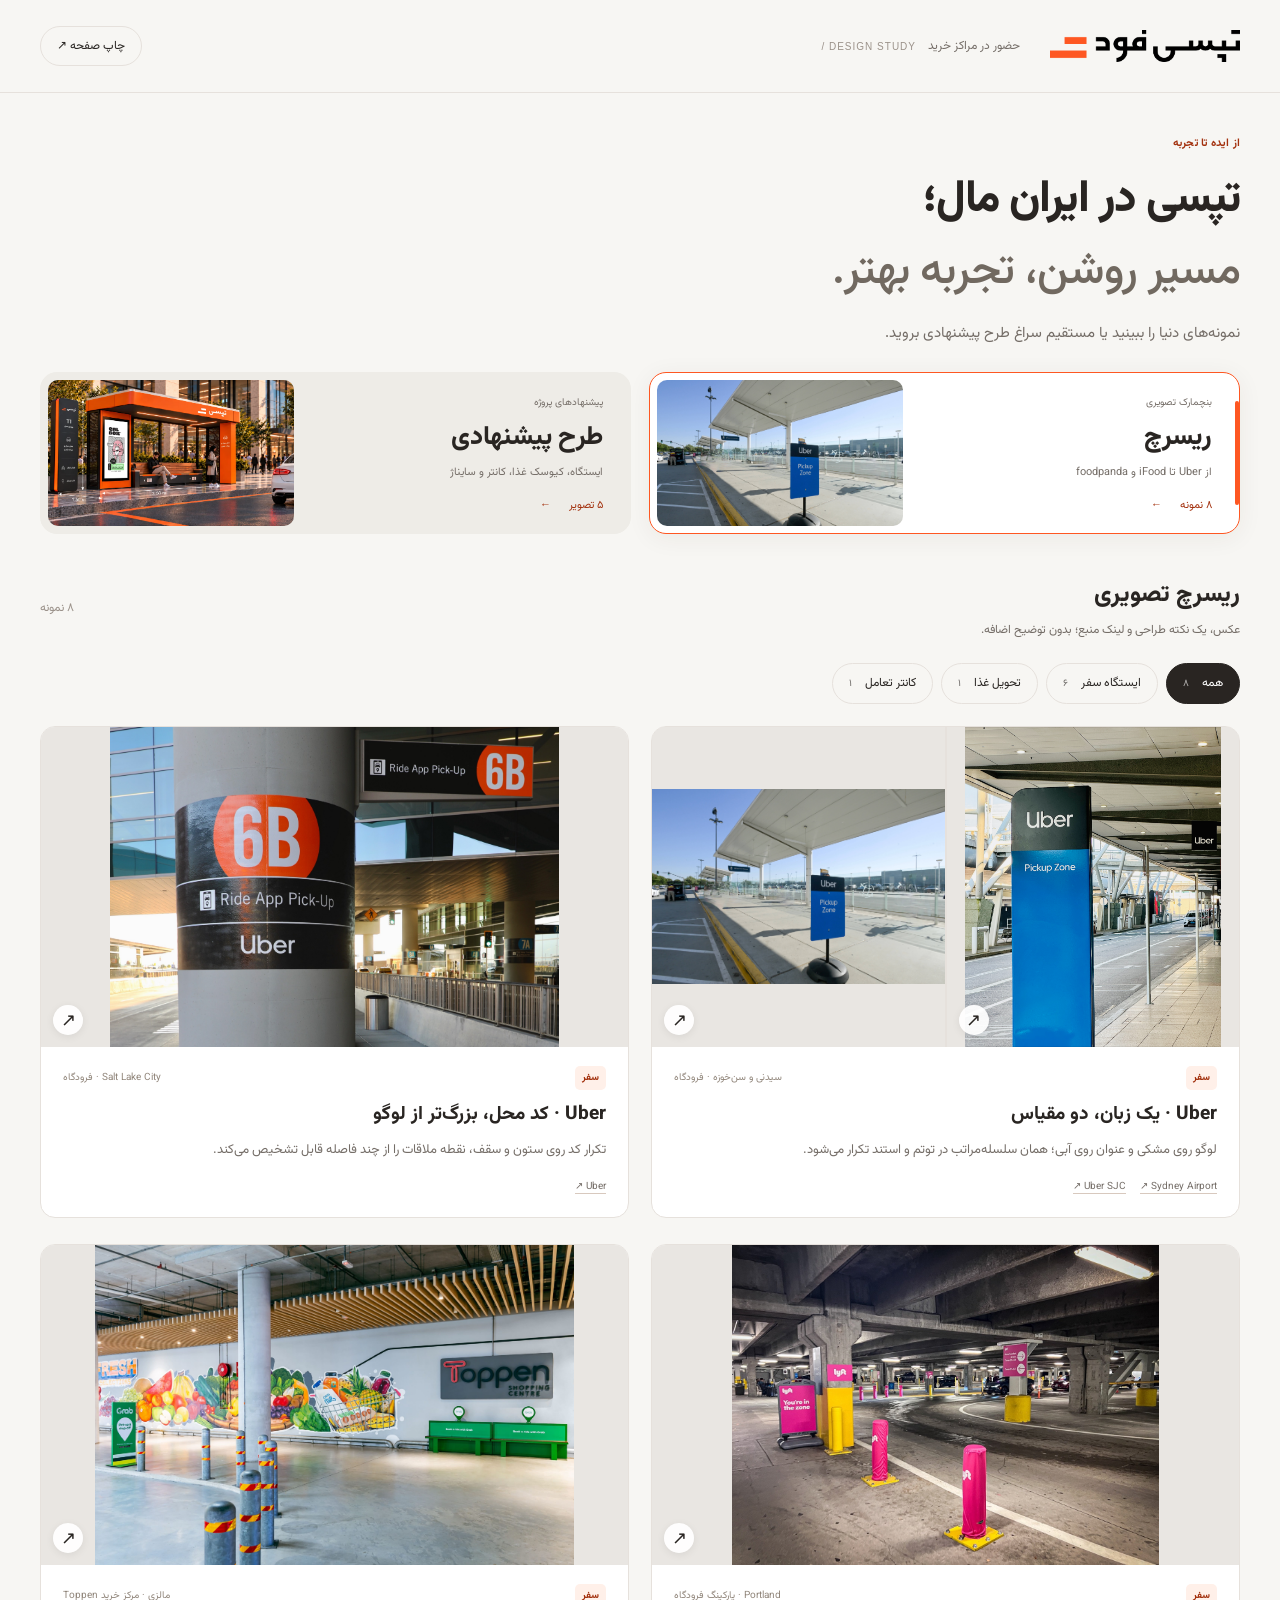
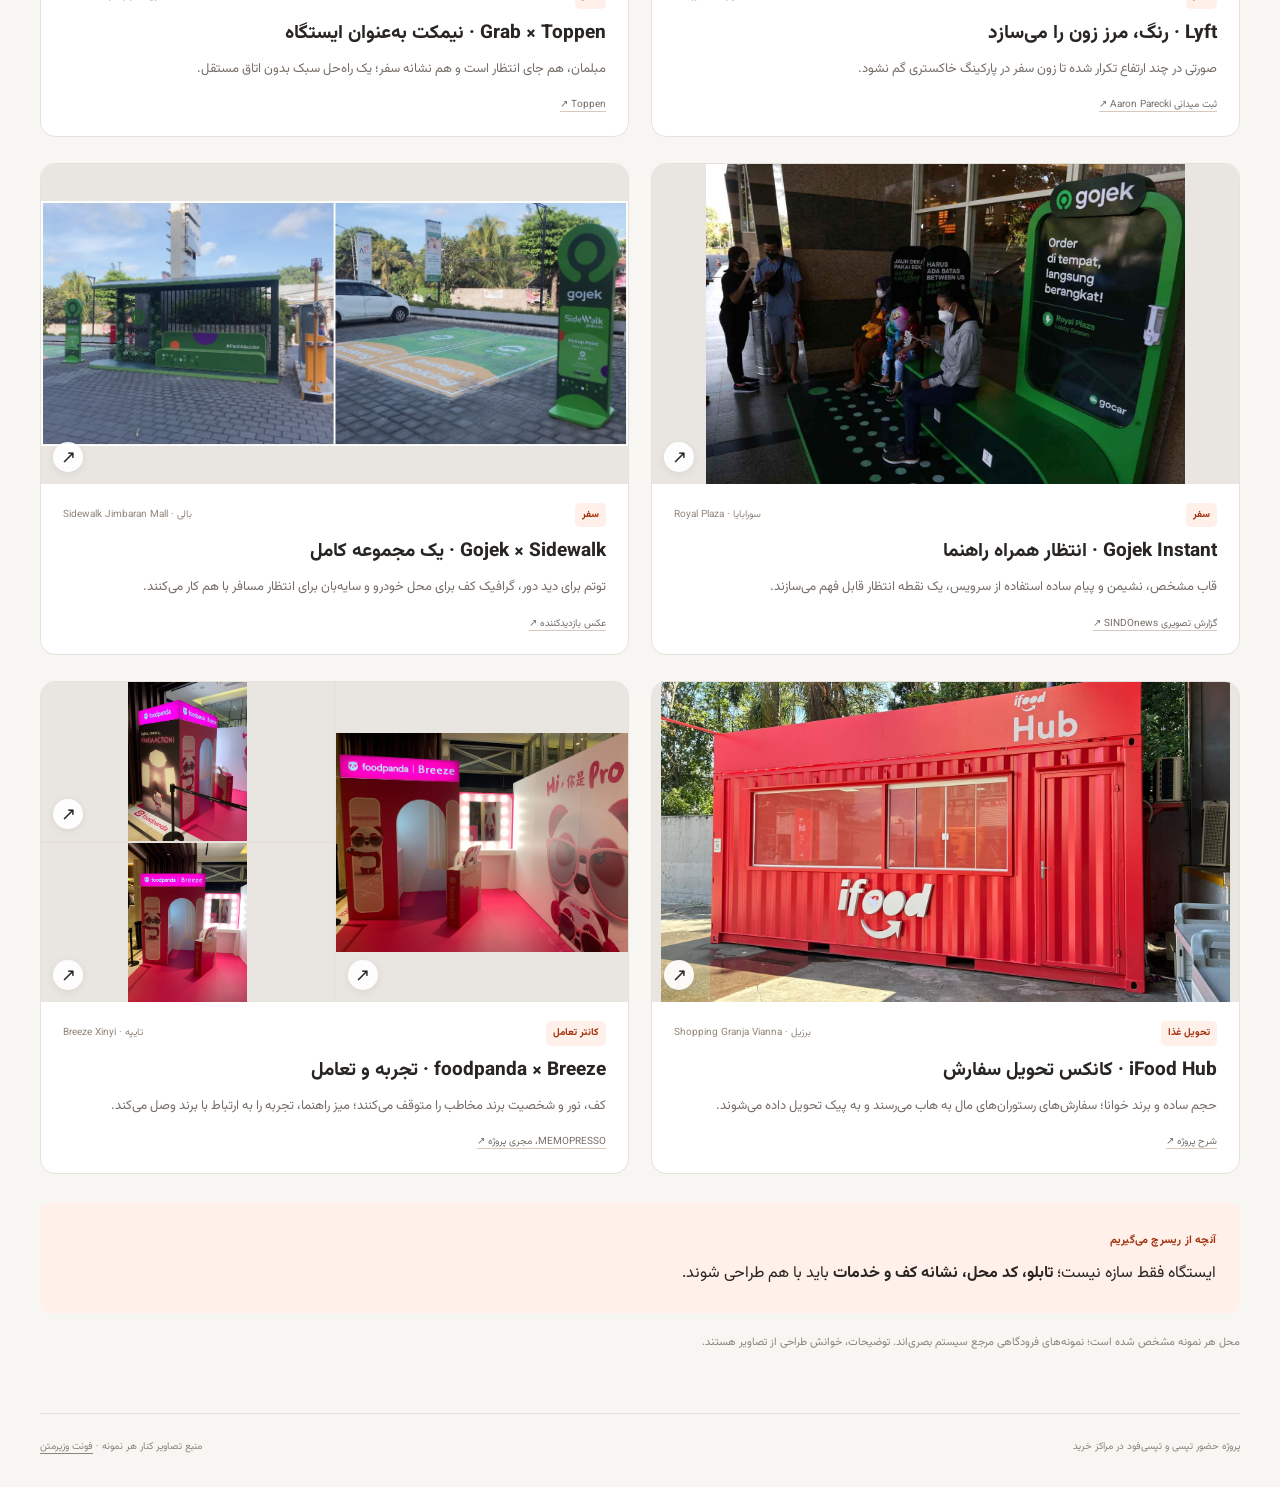
<file: index.html>
<!doctype html>
<html lang="fa" dir="rtl">
  <head>
    <meta charset="utf-8" />
    <meta name="viewport" content="width=device-width, initial-scale=1" />
    <meta name="theme-color" content="#fe5722" />
    <title>تپسی در ایران مال | ریسرچ و طرح‌ها</title>
    <meta
      name="description"
      content="گالری تصویری ریسرچ و طرح‌های پیشنهادی ایستگاه سفر، سایناژ و کانتر تعامل تپسی در مراکز خرید"
    />
    <link rel="stylesheet" href="mall-platform-benchmark-fa.css" />
    <script src="mall-platform-benchmark-fa.js" defer></script>
  </head>
  <body>
    <a class="skip-link" href="#gallery-start">رفتن به گالری</a>
    <header class="site-header">
      <a class="brand" href="#research" aria-label="تپسی‌فود، ریسرچ">
        <img src="assets/tapsifood-logo-fa.png" alt="تپسی‌فود" width="4796" height="825" />
      </a>
      <div class="header-label">
        حضور در مراکز خرید
        <span dir="ltr">/ DESIGN STUDY</span>
      </div>
      <button class="print-button" id="print-page" type="button">
        چاپ صفحه
        <span aria-hidden="true">↗</span>
      </button>
    </header>
    <main>
      <section class="intro" aria-labelledby="page-title">
        <span class="eyebrow">از ایده تا تجربه</span>
        <h1 id="page-title">
          تپسی در ایران مال؛
          <br />
          <span>مسیر روشن، تجربه بهتر.</span>
        </h1>
        <p>نمونه‌های دنیا را ببینید یا مستقیم سراغ طرح پیشنهادی بروید.</p>
      </section>
      <div class="view-switcher" role="tablist" aria-label="انتخاب گالری">
        <button
          class="view-choice"
          id="tab-research"
          type="button"
          role="tab"
          aria-controls="research"
          aria-selected="true"
          data-view="research"
        >
          <span class="choice-copy">
            <span class="choice-kicker">بنچمارک تصویری</span>
            <strong>ریسرچ</strong>
            <span>از Uber تا iFood و foodpanda</span>
            <span class="choice-count">
              ۸ نمونه
              <span aria-hidden="true">←</span>
            </span>
          </span>
          <img
            src="assets/visual-uber-sjc.jpg"
            alt=""
            width="5661"
            height="3773"
            decoding="async"
          />
        </button>
        <button
          class="view-choice"
          id="tab-designs"
          type="button"
          role="tab"
          aria-controls="designs"
          aria-selected="false"
          data-view="designs"
        >
          <span class="choice-copy">
            <span class="choice-kicker">پیشنهادهای پروژه</span>
            <strong>طرح پیشنهادی</strong>
            <span>ایستگاه، کیوسک غذا، کانتر و سایناژ</span>
            <span class="choice-count">
              ۵ تصویر
              <span aria-hidden="true">←</span>
            </span>
          </span>
          <img
            src="assets/proposal-tapsi-passenger-station.webp"
            alt=""
            width="1672"
            height="941"
            decoding="async"
          />
        </button>
      </div>
      <div id="gallery-start"></div>
      <section
        class="gallery-panel"
        id="designs"
        role="tabpanel"
        aria-labelledby="tab-designs"
        tabindex="0"
      >
        <div class="panel-heading">
          <div>
            <h2>طرح پیشنهادی</h2>
            <p>پیشنهادهای تصویری پروژه؛ برای دیدن جزئیات روی عکس بزنید.</p>
          </div>
          <span class="section-count">۰۱ — ۰۵</span>
        </div>
        <div class="card-grid">
          <article class="gallery-card design-card">
            <div class="card-image">
              <button
                class="image-button"
                type="button"
                data-title="ایستگاه انتظار مسافر"
                aria-label="بزرگ‌نمایی: ایستگاه انتظار مسافر"
              >
                <img
                  src="assets/proposal-tapsi-passenger-station.webp"
                  alt="ایستگاه انتظار مسافر"
                  fetchpriority="high"
                  decoding="async"
                />
                <span class="expand-mark" aria-hidden="true">↗</span>
              </button>
            </div>
            <div class="card-body">
              <span class="category">ایستگاه سفر</span>
              <h3>ایستگاه انتظار مسافر</h3>
              <p>سایه‌بان، نیمکت، شارژ موبایل و نمایشگر؛ همراه کد T1 و نشانه محل توقف خودرو.</p>
            </div>
          </article>
          <article class="gallery-card design-card">
            <div class="card-image">
              <button
                class="image-button"
                type="button"
                data-title="کیوسک تحویل غذا"
                aria-label="بزرگ‌نمایی: کیوسک تحویل غذا"
              >
                <img
                  src="assets/proposal-tapsifood-delivery-kiosk.webp"
                  alt="کیوسک نارنجی تپسی فود با مسئول تحویل، شلف سفارش‌ها و فضای شارژ موبایل پیک‌ها"
                  loading="eager"
                  decoding="async"
                />
                <span class="expand-mark" aria-hidden="true">↗</span>
              </button>
            </div>
            <div class="card-body">
              <span class="category">تحویل غذا</span>
              <h3>کیوسک تحویل غذا</h3>
              <p>مسئول ثابت، شلف سفارش‌ها و پنجره تحویل به پیک؛ همراه سایه‌بان، فضای انتظار و شارژ موبایل.</p>
            </div>
          </article>
          <article class="gallery-card design-card">
            <div class="card-image">
              <button
                class="image-button"
                type="button"
                data-title="کانتر معرفی و تعامل"
                aria-label="بزرگ‌نمایی: کانتر معرفی و تعامل"
              >
                <img
                  src="assets/proposal-tapsi-engagement-counter.webp"
                  alt="کانتر معرفی و تعامل"
                  fetchpriority="high"
                  decoding="async"
                />
                <span class="expand-mark" aria-hidden="true">↗</span>
              </button>
            </div>
            <div class="card-body">
              <span class="category">کانتر تعامل</span>
              <h3>کانتر معرفی و تعامل</h3>
              <p>
                میز راهنما، تبلت و QR در کنار نمایشگرهای کمپین؛ برای معرفی خدمات و گفت‌وگو با
                مراجعه‌کننده.
              </p>
            </div>
          </article>
          <article class="gallery-card design-card">
            <div class="card-image">
              <button
                class="image-button"
                type="button"
                data-title="تابلوی مسیر داخل مال"
                aria-label="بزرگ‌نمایی: تابلوی مسیر داخل مال"
              >
                <img
                  src="assets/proposal-tapsi-mall-directional-sign.webp"
                  alt="تابلوی مسیر داخل مال"
                  loading="eager"
                  decoding="async"
                />
                <span class="expand-mark" aria-hidden="true">↗</span>
              </button>
            </div>
            <div class="card-body">
              <span class="category">سایناژ</span>
              <h3>تابلوی مسیر داخل مال</h3>
              <p>تابلوی آویز با فلش، نام ورودی و کد T1؛ راهنمای رسیدن به ایستگاه از داخل مال.</p>
            </div>
          </article>
          <article class="gallery-card design-card">
            <div class="card-image">
              <button
                class="image-button"
                type="button"
                data-title="نشانه ستون پارکینگ"
                aria-label="بزرگ‌نمایی: نشانه ستون پارکینگ"
              >
                <img
                  src="assets/proposal-tapsi-parking-column.webp"
                  alt="نشانه ستون پارکینگ"
                  loading="eager"
                  decoding="async"
                />
                <span class="expand-mark" aria-hidden="true">↗</span>
              </button>
            </div>
            <div class="card-body">
              <span class="category">سایناژ</span>
              <h3>نشانه ستون پارکینگ</h3>
              <p>کد درشت T1، آیکون خودرو و فلش روی ستون؛ برای تشخیص نقطه ملاقات در پارکینگ.</p>
            </div>
          </article>
        </div>
        <p class="small-note">
          این تصاویر تجسم طراحی‌اند؛ ابعاد، محتوای نمایشگر و جانمایی پیش از اجرا نهایی می‌شوند.
        </p>
      </section>
      <section
        class="gallery-panel"
        id="research"
        role="tabpanel"
        aria-labelledby="tab-research"
        tabindex="0"
      >
        <div class="panel-heading">
          <div>
            <h2>ریسرچ تصویری</h2>
            <p>عکس، یک نکته طراحی و لینک منبع؛ بدون توضیح اضافه.</p>
          </div>
          <span class="section-count" id="research-count" aria-live="polite">۸ نمونه</span>
        </div>
        <div class="filter-bar" role="group" aria-label="فیلتر موضوع ریسرچ">
          <button class="filter-button" type="button" data-filter="all" aria-pressed="true">
            همه
            <span>۸</span>
          </button>
          <button class="filter-button" type="button" data-filter="ride" aria-pressed="false">
            ایستگاه سفر
            <span>۶</span>
          </button>
          <button class="filter-button" type="button" data-filter="food" aria-pressed="false">
            تحویل غذا
            <span>۱</span>
          </button>
          <button class="filter-button" type="button" data-filter="counter" aria-pressed="false">
            کانتر تعامل
            <span>۱</span>
          </button>
        </div>
        <div class="card-grid">
          <article class="gallery-card research-card" data-category="ride">
            <div class="reference-images multi-image">
              <button
                class="image-button"
                type="button"
                data-title="Uber · یک زبان، دو مقیاس — توتم ثابت با تفکیک برند و کارکرد"
                aria-label="بزرگ‌نمایی: Uber · یک زبان، دو مقیاس — توتم ثابت با تفکیک برند و کارکرد"
              >
                <img
                  src="assets/visual-uber-sydney.jpg"
                  alt="Uber · یک زبان، دو مقیاس — توتم ثابت با تفکیک برند و کارکرد"
                  loading="lazy"
                  decoding="async"
                />
                <span class="expand-mark" aria-hidden="true">↗</span>
              </button>
              <button
                class="image-button"
                type="button"
                data-title="Uber · یک زبان، دو مقیاس — نسخه سبک و قابل جابه‌جایی تابلو"
                aria-label="بزرگ‌نمایی: Uber · یک زبان، دو مقیاس — نسخه سبک و قابل جابه‌جایی تابلو"
              >
                <img
                  src="assets/visual-uber-sjc.jpg"
                  alt="Uber · یک زبان، دو مقیاس — نسخه سبک و قابل جابه‌جایی تابلو"
                  loading="lazy"
                  decoding="async"
                />
                <span class="expand-mark" aria-hidden="true">↗</span>
              </button>
            </div>
            <div class="card-body">
              <div class="card-meta">
                <span class="category">سفر</span>
                <span class="place">سیدنی و سن‌خوزه · فرودگاه</span>
              </div>
              <h3>Uber · یک زبان، دو مقیاس</h3>
              <p>لوگو روی مشکی و عنوان روی آبی؛ همان سلسله‌مراتب در توتم و استند تکرار می‌شود.</p>
              <div class="source-links">
                <a
                  href="https://www.sydneyairport.com/investors/planning-and-projects"
                  target="_blank"
                  rel="noopener"
                >
                  Sydney Airport ↗
                </a>
                <a
                  href="https://www.uber.com/global/en/r/airports/sjc/terminals/terminal-b/"
                  target="_blank"
                  rel="noopener"
                >
                  Uber SJC ↗
                </a>
              </div>
            </div>
          </article>
          <article class="gallery-card research-card" data-category="ride">
            <div class="reference-images">
              <button
                class="image-button"
                type="button"
                data-title="Uber · کد محل، بزرگ‌تر از لوگو — تکرار کد 6B روی ستون و تابلوی آویز"
                aria-label="بزرگ‌نمایی: Uber · کد محل، بزرگ‌تر از لوگو — تکرار کد 6B روی ستون و تابلوی آویز"
              >
                <img
                  src="assets/visual-uber-slc.jpg"
                  alt="Uber · کد محل، بزرگ‌تر از لوگو — تکرار کد 6B روی ستون و تابلوی آویز"
                  loading="lazy"
                  decoding="async"
                />
                <span class="expand-mark" aria-hidden="true">↗</span>
              </button>
            </div>
            <div class="card-body">
              <div class="card-meta">
                <span class="category">سفر</span>
                <span class="place">Salt Lake City · فرودگاه</span>
              </div>
              <h3>Uber · کد محل، بزرگ‌تر از لوگو</h3>
              <p>تکرار کد روی ستون و سقف، نقطه ملاقات را از چند فاصله قابل تشخیص می‌کند.</p>
              <div class="source-links">
                <a
                  href="https://www.uber.com/global/en/r/airports/slc/terminals/terminal-1/"
                  target="_blank"
                  rel="noopener"
                >
                  Uber ↗
                </a>
              </div>
            </div>
          </article>
          <article class="gallery-card research-card" data-category="ride">
            <div class="reference-images">
              <button
                class="image-button"
                type="button"
                data-title="Lyft · رنگ، مرز زون را می‌سازد — رنگ صورتی در تابلو، بولارد و محدوده انتظار"
                aria-label="بزرگ‌نمایی: Lyft · رنگ، مرز زون را می‌سازد — رنگ صورتی در تابلو، بولارد و محدوده انتظار"
              >
                <img
                  src="assets/visual-lyft-pdx.jpg"
                  alt="Lyft · رنگ، مرز زون را می‌سازد — رنگ صورتی در تابلو، بولارد و محدوده انتظار"
                  loading="lazy"
                  decoding="async"
                />
                <span class="expand-mark" aria-hidden="true">↗</span>
              </button>
            </div>
            <div class="card-body">
              <div class="card-meta">
                <span class="category">سفر</span>
                <span class="place">Portland · پارکینگ فرودگاه</span>
              </div>
              <h3>Lyft · رنگ، مرز زون را می‌سازد</h3>
              <p>صورتی در چند ارتفاع تکرار شده تا زون سفر در پارکینگ خاکستری گم نشود.</p>
              <div class="source-links">
                <a href="https://aaronparecki.com/2023/11/11/40/" target="_blank" rel="noopener">
                  ثبت میدانی Aaron Parecki ↗
                </a>
              </div>
            </div>
          </article>
          <article class="gallery-card research-card" data-category="ride">
            <div class="reference-images">
              <button
                class="image-button"
                type="button"
                data-title="Grab × Toppen · نیمکت به‌عنوان ایستگاه — نیمکت برندشده کنار دسترسی خودرو"
                aria-label="بزرگ‌نمایی: Grab × Toppen · نیمکت به‌عنوان ایستگاه — نیمکت برندشده کنار دسترسی خودرو"
              >
                <img
                  src="assets/visual-grab-toppen.jpg"
                  alt="Grab × Toppen · نیمکت به‌عنوان ایستگاه — نیمکت برندشده کنار دسترسی خودرو"
                  loading="lazy"
                  decoding="async"
                />
                <span class="expand-mark" aria-hidden="true">↗</span>
              </button>
            </div>
            <div class="card-body">
              <div class="card-meta">
                <span class="category">سفر</span>
                <span class="place">مالزی · مرکز خرید Toppen</span>
              </div>
              <h3>Grab × Toppen · نیمکت به‌عنوان ایستگاه</h3>
              <p>مبلمان، هم جای انتظار است و هم نشانه سفر؛ یک راه‌حل سبک بدون اتاق مستقل.</p>
              <div class="source-links">
                <a href="https://toppen.my/getting-here/drop-off/" target="_blank" rel="noopener">
                  Toppen ↗
                </a>
              </div>
            </div>
          </article>
          <article class="gallery-card research-card" data-category="ride">
            <div class="reference-images">
              <button
                class="image-button"
                type="button"
                data-title="Gojek Instant · انتظار همراه راهنما — قاب، نیمکت و دستور استفاده در لابی مال"
                aria-label="بزرگ‌نمایی: Gojek Instant · انتظار همراه راهنما — قاب، نیمکت و دستور استفاده در لابی مال"
              >
                <img
                  src="assets/visual-gojek-royalplaza.jpg"
                  alt="Gojek Instant · انتظار همراه راهنما — قاب، نیمکت و دستور استفاده در لابی مال"
                  loading="lazy"
                  decoding="async"
                />
                <span class="expand-mark" aria-hidden="true">↗</span>
              </button>
            </div>
            <div class="card-body">
              <div class="card-meta">
                <span class="category">سفر</span>
                <span class="place">سورابایا · Royal Plaza</span>
              </div>
              <h3>Gojek Instant · انتظار همراه راهنما</h3>
              <p>قاب مشخص، نشیمن و پیام ساده استفاده از سرویس، یک نقطه انتظار قابل فهم می‌سازند.</p>
              <div class="source-links">
                <a
                  href="https://media.sindonews.com/foto/view/12750/1/titik-jemput-dan-antar-gojek-instant-kini-hadir-di-4-mall-pakuwon-di-surabaya"
                  target="_blank"
                  rel="noopener"
                >
                  گزارش تصویری SINDOnews ↗
                </a>
              </div>
            </div>
          </article>
          <article class="gallery-card research-card" data-category="ride">
            <div class="reference-images">
              <button
                class="image-button"
                type="button"
                data-title="Gojek × Sidewalk · یک مجموعه کامل — توتم، نشانه کف و سایه‌بان در یک مجموعه"
                aria-label="بزرگ‌نمایی: Gojek × Sidewalk · یک مجموعه کامل — توتم، نشانه کف و سایه‌بان در یک مجموعه"
              >
                <img
                  src="assets/visual-gojek-sidewalk.jpg"
                  alt="Gojek × Sidewalk · یک مجموعه کامل — توتم، نشانه کف و سایه‌بان در یک مجموعه"
                  loading="lazy"
                  decoding="async"
                />
                <span class="expand-mark" aria-hidden="true">↗</span>
              </button>
            </div>
            <div class="card-body">
              <div class="card-meta">
                <span class="category">سفر</span>
                <span class="place">بالی · Sidewalk Jimbaran Mall</span>
              </div>
              <h3>Gojek × Sidewalk · یک مجموعه کامل</h3>
              <p>
                توتم برای دید دور، گرافیک کف برای محل خودرو و سایه‌بان برای انتظار مسافر با هم کار
                می‌کنند.
              </p>
              <div class="source-links">
                <a
                  href="https://himcccc.pixnet.net/blog/posts/16021540779"
                  target="_blank"
                  rel="noopener"
                >
                  عکس بازدیدکننده ↗
                </a>
              </div>
            </div>
          </article>
          <article class="gallery-card research-card" data-category="food">
            <div class="reference-images">
              <button
                class="image-button"
                type="button"
                data-title="iFood Hub · کانکس تحویل سفارش — کانتینر با پنجره تحویل و درِ مستقل"
                aria-label="بزرگ‌نمایی: iFood Hub · کانکس تحویل سفارش — کانتینر با پنجره تحویل و درِ مستقل"
              >
                <img
                  src="assets/visual-ifood-granja.jpeg"
                  alt="iFood Hub · کانکس تحویل سفارش — کانتینر با پنجره تحویل و درِ مستقل"
                  loading="lazy"
                  decoding="async"
                />
                <span class="expand-mark" aria-hidden="true">↗</span>
              </button>
            </div>
            <div class="card-body">
              <div class="card-meta">
                <span class="category">تحویل غذا</span>
                <span class="place">برزیل · Shopping Granja Vianna</span>
              </div>
              <h3>iFood Hub · کانکس تحویل سفارش</h3>
              <p>
                حجم ساده و برند خوانا؛ سفارش‌های رستوران‌های مال به هاب می‌رسند و به پیک تحویل داده
                می‌شوند.
              </p>
              <div class="source-links">
                <a
                  href="https://granjaviana.com.br/evento/ifood-hub-no-shopping-granja-vianna"
                  target="_blank"
                  rel="noopener"
                >
                  شرح پروژه ↗
                </a>
              </div>
            </div>
          </article>
          <article class="gallery-card research-card" data-category="counter">
            <div class="reference-images multi-image">
              <button
                class="image-button"
                type="button"
                data-title="foodpanda × Breeze · تجربه و تعامل — نمای کلی کانتر تجربه و نقطه عکس"
                aria-label="بزرگ‌نمایی: foodpanda × Breeze · تجربه و تعامل — نمای کلی کانتر تجربه و نقطه عکس"
              >
                <img
                  src="assets/visual-foodpanda-breeze-counter.jpg"
                  alt="foodpanda × Breeze · تجربه و تعامل — نمای کلی کانتر تجربه و نقطه عکس"
                  loading="lazy"
                  decoding="async"
                />
                <span class="expand-mark" aria-hidden="true">↗</span>
              </button>
              <button
                class="image-button"
                type="button"
                data-title="foodpanda × Breeze · تجربه و تعامل — تابلوی دووجهی و پوسته مشترک کمپین"
                aria-label="بزرگ‌نمایی: foodpanda × Breeze · تجربه و تعامل — تابلوی دووجهی و پوسته مشترک کمپین"
              >
                <img
                  src="assets/visual-foodpanda-breeze-wide.jpg"
                  alt="foodpanda × Breeze · تجربه و تعامل — تابلوی دووجهی و پوسته مشترک کمپین"
                  loading="lazy"
                  decoding="async"
                />
                <span class="expand-mark" aria-hidden="true">↗</span>
              </button>
              <button
                class="image-button"
                type="button"
                data-title="foodpanda × Breeze · تجربه و تعامل — نمای نزدیک محل تعامل"
                aria-label="بزرگ‌نمایی: foodpanda × Breeze · تجربه و تعامل — نمای نزدیک محل تعامل"
              >
                <img
                  src="assets/visual-foodpanda-breeze-detail.jpg"
                  alt="foodpanda × Breeze · تجربه و تعامل — نمای نزدیک محل تعامل"
                  loading="lazy"
                  decoding="async"
                />
                <span class="expand-mark" aria-hidden="true">↗</span>
              </button>
            </div>
            <div class="card-body">
              <div class="card-meta">
                <span class="category">کانتر تعامل</span>
                <span class="place">تایپه · Breeze Xinyi</span>
              </div>
              <h3>foodpanda × Breeze · تجربه و تعامل</h3>
              <p>
                کف، نور و شخصیت برند مخاطب را متوقف می‌کنند؛ میز راهنما، تجربه را به ارتباط با برند
                وصل می‌کند.
              </p>
              <div class="source-links">
                <a
                  href="https://blog.memopresso.com/food-panda-case-photo-booth-breeze/"
                  target="_blank"
                  rel="noopener"
                >
                  MEMOPRESSO، مجری پروژه ↗
                </a>
              </div>
            </div>
          </article>
        </div>
        <div class="takeaway">
          <span class="eyebrow">آنچه از ریسرچ می‌گیریم</span>
          <p>
            ایستگاه فقط سازه نیست؛
            <strong>تابلو، کد محل، نشانه کف و خدمات</strong>
            باید با هم طراحی شوند.
          </p>
        </div>
        <p class="small-note">
          محل هر نمونه مشخص شده است؛ نمونه‌های فرودگاهی مرجع سیستم بصری‌اند. توضیحات، خوانش طراحی از
          تصاویر هستند.
        </p>
      </section>
    </main>
    <footer>
      <span>پروژه حضور تپسی و تپسی‌فود در مراکز خرید</span>
      <span>
        منبع تصاویر کنار هر نمونه ·
        <a href="assets/Vazirmatn-OFL.txt">فونت وزیرمتن</a>
      </span>
    </footer>
    <dialog id="zoom" aria-labelledby="zoom-title">
      <div class="lightbox-header">
        <p id="zoom-title"></p>
        <button class="close-button" id="close-zoom" type="button" aria-label="بستن تصویر">
          بستن
          <span aria-hidden="true">×</span>
        </button>
      </div>
      <div class="lightbox-image"><img alt="" /></div>
      <div class="lightbox-footer">
        <button id="previous-image" type="button">→ قبلی</button>
        <span id="image-position" aria-live="polite"></span>
        <button id="next-image" type="button">بعدی ←</button>
      </div>
    </dialog>
  </body>
</html>
</file>
<file: mall-platform-benchmark-fa.css>
@font-face {
  font-family: Vazirmatn;
  src: url("./assets/Vazirmatn-variable.woff2") format("woff2");
  font-weight: 100 900;
  font-display: swap;
}
:root {
  --orange: #fe5722;
  --orange-dark: #a3310e;
  --orange-soft: #fff0e9;
  --ink: #292522;
  --muted: #756e68;
  --paper: #f7f6f3;
  --line: #e6e1dc;
}
* {
  box-sizing: border-box;
}
[hidden] {
  display: none !important;
}
html {
  scroll-behavior: smooth;
  scroll-padding-top: 24px;
}
body {
  margin: 0;
  color: var(--ink);
  background: var(--paper);
  font:
    15px/1.85 Vazirmatn,
    Tahoma,
    sans-serif;
}
button,
a {
  -webkit-tap-highlight-color: transparent;
}
button {
  font: inherit;
  color: inherit;
  cursor: pointer;
}
a {
  color: var(--orange-dark);
  text-underline-offset: 4px;
}
button:focus-visible,
a:focus-visible,
[tabindex]:focus-visible {
  outline: 3px solid var(--orange);
  outline-offset: 5px;
}
::selection {
  background: #ffd6c6;
}
.skip-link {
  position: absolute;
  top: -100px;
  right: 24px;
  background: white;
  padding: 12px;
  z-index: 20;
}
.skip-link:focus {
  top: 12px;
}
.site-header {
  max-width: 1280px;
  margin: auto;
  padding: 26px 40px;
  display: flex;
  align-items: center;
  gap: 30px;
  border-bottom: 1px solid var(--line);
}
.brand {
  display: block;
  flex: 0 0 auto;
  line-height: 0;
}
.brand img {
  display: block;
  width: 190px;
  height: auto;
}
.header-label {
  color: var(--muted);
  font-size: 12px;
  display: flex;
  gap: 12px;
  align-items: center;
}
.header-label span {
  font:
    10px Arial,
    sans-serif;
  letter-spacing: 1px;
  color: #9b928a;
}
.print-button {
  margin-inline-start: auto;
  border: 1px solid var(--line);
  border-radius: 30px;
  padding: 8px 16px;
  background: transparent;
  font-size: 12px;
  white-space: nowrap;
}
.print-button:hover {
  background: white;
}
main {
  max-width: 1280px;
  margin: auto;
  padding: 0 40px 60px;
}
.intro {
  padding: 36px 0 24px;
}
.eyebrow {
  color: var(--orange-dark);
  font-size: 11px;
  font-weight: 700;
  letter-spacing: 0.2px;
}
h1 {
  font-size: clamp(31px, 3.5vw, 46px);
  line-height: 1.6;
  margin: 8px 0;
  font-weight: 800;
  letter-spacing: -1px;
}
h1 span {
  font-weight: 500;
  color: #716960;
}
.intro > p {
  color: var(--muted);
  margin: 12px 0 0;
  font-size: 15px;
}
.view-switcher {
  display: grid;
  grid-template-columns: 1fr 1fr;
  gap: 18px;
  margin-bottom: 40px;
}
.view-choice {
  position: relative;
  isolation: isolate;
  display: grid;
  grid-template-columns: 1fr 43%;
  gap: 10px;
  padding: 7px;
  background: #eeece7;
  text-align: start;
  border: 1px solid transparent;
  border-radius: 17px;
  min-height: 162px;
  transition:
    border-color 0.18s,
    background 0.18s;
  overflow: hidden;
}
.view-choice[aria-selected="true"] {
  border-color: var(--orange);
  background: white;
  box-shadow: 0 4px 24px #3e2d2210;
}
.view-choice[aria-selected="true"]::before {
  content: "";
  position: absolute;
  inset-inline-start: 0;
  inset-block: 28px;
  width: 4px;
  background: var(--orange);
  border-radius: 4px;
}
.view-choice:hover {
  border-color: #d68565;
}
.choice-copy {
  display: flex;
  flex-direction: column;
  padding: 14px 20px 10px 0;
  align-items: flex-start;
  gap: 2px;
}
.choice-kicker {
  font-size: 10px;
  color: var(--muted);
}
.choice-copy > strong {
  font-size: 26px;
  font-weight: 800;
  line-height: 1.8;
}
.choice-copy > span:not(.choice-kicker):not(.choice-count) {
  color: var(--muted);
  font-size: 11px;
}
.choice-count {
  font-size: 11px;
  margin-top: 10px;
  display: flex;
  align-items: center;
  gap: 18px;
  color: var(--orange-dark);
}
.view-choice > img {
  width: 100%;
  height: 100%;
  position: absolute;
  inset-inline-end: 7px;
  top: 7px;
  width: calc(43% - 7px);
  height: calc(100% - 14px);
  border-radius: 10px;
  object-fit: cover;
  object-position: center;
}
#gallery-start {
  scroll-margin-top: 28px;
}
.gallery-panel {
  scroll-margin-top: 24px;
}
.panel-heading {
  display: flex;
  align-items: center;
  justify-content: space-between;
  gap: 18px;
  margin: 0 0 22px;
}
h2 {
  font-size: 24px;
  line-height: 1.8;
  margin: 0 0 2px;
  font-weight: 800;
}
.panel-heading p {
  color: var(--muted);
  font-size: 12px;
  margin: 0;
}
.section-count {
  color: #9b928a;
  font-size: 12px;
  white-space: nowrap;
}
.card-grid {
  display: grid;
  grid-template-columns: repeat(2, minmax(0, 1fr));
  gap: 26px 22px;
}
.gallery-card {
  background: white;
  border: 1px solid var(--line);
  border-radius: 15px;
  overflow: hidden;
  min-width: 0;
}
.image-button {
  display: block;
  position: relative;
  width: 100%;
  height: 100%;
  border: 0;
  padding: 0;
  background: #e9e6e2;
  cursor: zoom-in;
}
.card-image {
  aspect-ratio: 16/9;
}
.image-button > img {
  display: block;
  width: 100%;
  height: 100%;
  object-fit: contain;
  transition: filter 0.2s;
}
.image-button:hover > img {
  filter: brightness(0.94);
}
.expand-mark {
  position: absolute;
  bottom: 12px;
  inset-inline-end: 12px;
  display: grid;
  place-items: center;
  width: 30px;
  height: 30px;
  border-radius: 50%;
  background: #ffffffec;
  color: var(--ink);
  font:
    18px/1 Arial,
    sans-serif;
  box-shadow: 0 2px 8px #00000012;
}
.card-body {
  padding: 19px 22px 21px;
}
.category {
  font-size: 10px;
  font-weight: 700;
  color: var(--orange-dark);
  background: var(--orange-soft);
  border-radius: 5px;
  padding: 3px 7px;
  display: inline-block;
}
h3 {
  font-size: 19px;
  margin: 8px 0 6px;
  line-height: 1.8;
  font-weight: 750;
}
.card-body > p {
  font-size: 13px;
  color: var(--muted);
  margin: 0;
  line-height: 1.95;
}
.pending-note {
  display: flex;
  align-items: flex-start;
  gap: 12px;
  padding: 22px 24px;
  margin-top: 28px;
  border: 1px dashed #d7ccc2;
  border-radius: 12px;
}
.status-dot {
  flex: 0 0 auto;
  width: 7px;
  height: 7px;
  margin-top: 12px;
  border-radius: 50%;
  background: var(--orange);
}
.pending-note strong {
  font-size: 14px;
  font-weight: 650;
}
.pending-note p {
  margin: 4px 0 0;
  font-size: 12px;
  color: var(--muted);
}
.small-note {
  font-size: 11px;
  color: #8d837a;
  margin: 20px 0 0;
}
.filter-bar {
  display: flex;
  align-items: center;
  flex-wrap: wrap;
  gap: 8px;
  margin-bottom: 22px;
}
.filter-button {
  border: 1px solid var(--line);
  border-radius: 30px;
  padding: 8px 16px;
  font-size: 12px;
  background: transparent;
}
.filter-button span {
  margin-inline-start: 10px;
  font-size: 10px;
  opacity: 0.65;
}
.filter-button[aria-pressed="true"] {
  background: var(--ink);
  color: white;
  border-color: var(--ink);
}
.filter-button:hover:not([aria-pressed="true"]) {
  background: white;
}
.reference-images {
  height: 320px;
  display: grid;
}
.reference-images.multi-image {
  grid-template-columns: repeat(2, minmax(0, 1fr));
  gap: 2px;
  background: var(--line);
}
.reference-images.multi-image > :first-child:nth-last-child(3) {
  grid-row: span 2;
}
.reference-images.multi-image:has(> :nth-child(3)) {
  grid-template-rows: 1fr 1fr;
}
.reference-images .image-button {
  min-height: 0;
  overflow: hidden;
}
.card-meta {
  display: flex;
  gap: 10px;
  align-items: center;
  justify-content: space-between;
}
.place {
  color: #91867b;
  font-size: 10px;
}
.source-links {
  display: flex;
  gap: 14px;
  flex-wrap: wrap;
  margin-top: 14px;
}
.source-links a {
  font-size: 10px;
  color: #756e68;
  text-decoration-color: #d8c9be;
}
.source-links a:hover {
  color: var(--orange-dark);
}
.takeaway {
  padding: 24px;
  margin-top: 28px;
  background: var(--orange-soft);
  border-radius: 12px;
}
.takeaway p {
  margin: 6px 0 0;
  font-size: 16px;
}
footer {
  display: flex;
  justify-content: space-between;
  gap: 16px;
  max-width: 1200px;
  margin: auto;
  padding: 24px 0 30px;
  border-top: 1px solid var(--line);
  color: #8d837a;
  font-size: 10px;
}
footer a {
  color: inherit;
}
dialog {
  padding: 0;
  border: 1px solid #4b423c;
  border-radius: 14px;
  width: min(1320px, 96vw);
  max-width: 96vw;
  max-height: 95vh;
  background: #201d1b;
  color: #f8f5f2;
  box-shadow: 0 20px 100px #0005;
}
dialog::backdrop {
  background: #171210e8;
  backdrop-filter: blur(6px);
}
.lightbox-header {
  display: flex;
  justify-content: space-between;
  align-items: center;
  gap: 20px;
  padding: 14px 20px;
}
.lightbox-header p {
  margin: 0;
  font-size: 13px;
}
.close-button {
  border: 1px solid #51463d;
  padding: 5px 12px;
  background: transparent;
  border-radius: 7px;
  color: #eee7e1;
  font-size: 12px;
  white-space: nowrap;
}
.close-button span {
  font-size: 18px;
  margin-inline-start: 8px;
}
.lightbox-image {
  display: flex;
  justify-content: center;
  align-items: center;
  background: #141311;
  min-height: 180px;
}
.lightbox-image img {
  display: block;
  max-width: 100%;
  width: auto;
  height: auto;
  max-height: 76vh;
  object-fit: contain;
}
.lightbox-footer {
  display: flex;
  justify-content: center;
  align-items: center;
  gap: 35px;
  padding: 12px 20px;
  font-size: 12px;
}
.lightbox-footer button {
  border: 0;
  background: transparent;
  color: #eee7e1;
  padding: 5px 8px;
}
.lightbox-footer span {
  color: #b6a89d;
  font-size: 11px;
}
body.modal-open {
  overflow: hidden;
}
@media (min-width: 1500px) {
  .site-header,
  main {
    max-width: 1380px;
  }
  .reference-images {
    height: 350px;
  }
}
@media (max-width: 900px) {
  .site-header,
  main {
    padding-inline: 24px;
  }
  .header-label span {
    display: none;
  }
  footer {
    margin-inline: 24px;
  }
  .choice-copy {
    padding-inline-start: 12px;
  }
  .choice-copy > strong {
    font-size: 23px;
  }
  .reference-images {
    height: 260px;
  }
}
@media (max-width: 640px) {
  .site-header {
    padding: 20px;
    gap: 12px;
  }
  .brand img {
    width: 145px;
  }
  .header-label {
    display: none;
  }
  .print-button {
    font-size: 10px;
    padding: 6px 12px;
  }
  main {
    padding: 0 18px 40px;
  }
  .intro {
    padding: 26px 2px 22px;
  }
  h1 {
    font-size: 32px;
  }
  .intro > p {
    font-size: 12px;
  }
  .view-switcher {
    gap: 10px;
    margin-bottom: 28px;
  }
  .view-choice {
    min-height: 174px;
    grid-template-columns: 1fr;
    padding: 5px;
  }
  .view-choice > img {
    height: 65px;
    width: calc(100% - 10px);
    inset-inline-end: 5px;
    top: 5px;
    object-position: center 53%;
    border-radius: 8px;
    opacity: 0.85;
  }
  .choice-copy {
    position: relative;
    z-index: 1;
    padding: 70px 10px 9px;
    gap: 0;
  }
  .choice-kicker {
    display: none;
  }
  .choice-copy > strong {
    font-size: 22px;
  }
  .choice-copy > span:not(.choice-kicker):not(.choice-count) {
    font-size: 9px;
  }
  .choice-count {
    font-size: 10px;
    margin-top: 5px;
  }
  .view-choice[aria-selected="true"]::before {
    inset-block: 85px 14px;
    width: 3px;
  }
  h2 {
    font-size: 21px;
  }
  .panel-heading p {
    font-size: 10px;
  }
  .section-count {
    font-size: 10px;
  }
  .card-grid {
    grid-template-columns: 1fr;
    gap: 18px;
  }
  .card-body {
    padding: 16px 18px 18px;
  }
  h3 {
    font-size: 18px;
  }
  .reference-images {
    height: 310px;
  }
  .filter-bar {
    gap: 6px;
  }
  .filter-button {
    padding: 6px 11px;
    font-size: 11px;
  }
  .filter-button span {
    margin-inline-start: 6px;
  }
  .pending-note {
    padding: 18px;
  }
  .takeaway p {
    font-size: 14px;
  }
  footer {
    flex-direction: column;
    margin-inline: 20px;
    gap: 5px;
    font-size: 9px;
  }
  .lightbox-header {
    padding: 12px;
  }
  .lightbox-header p {
    font-size: 11px;
  }
  .lightbox-footer {
    gap: 22px;
  }
}
@media (prefers-reduced-motion: reduce) {
  html {
    scroll-behavior: auto;
  }
  * {
    transition: none !important;
  }
}
@media print {
  body {
    background: white;
  }
  .site-header {
    padding: 12px 0;
  }
  .print-button,
  .view-switcher,
  .filter-bar,
  .expand-mark,
  dialog,
  .skip-link {
    display: none;
  }
  main {
    padding: 0;
  }
  .intro {
    padding: 20px 0;
  }
  h1 {
    font-size: 28px;
  }
  .card-grid {
    grid-template-columns: 1fr 1fr;
    gap: 16px;
  }
  .gallery-card {
    break-inside: avoid;
  }
  .reference-images {
    height: 220px;
  }
  .card-body {
    padding: 12px;
  }
  footer {
    margin: 20px 0 0;
  }
}
</file>
